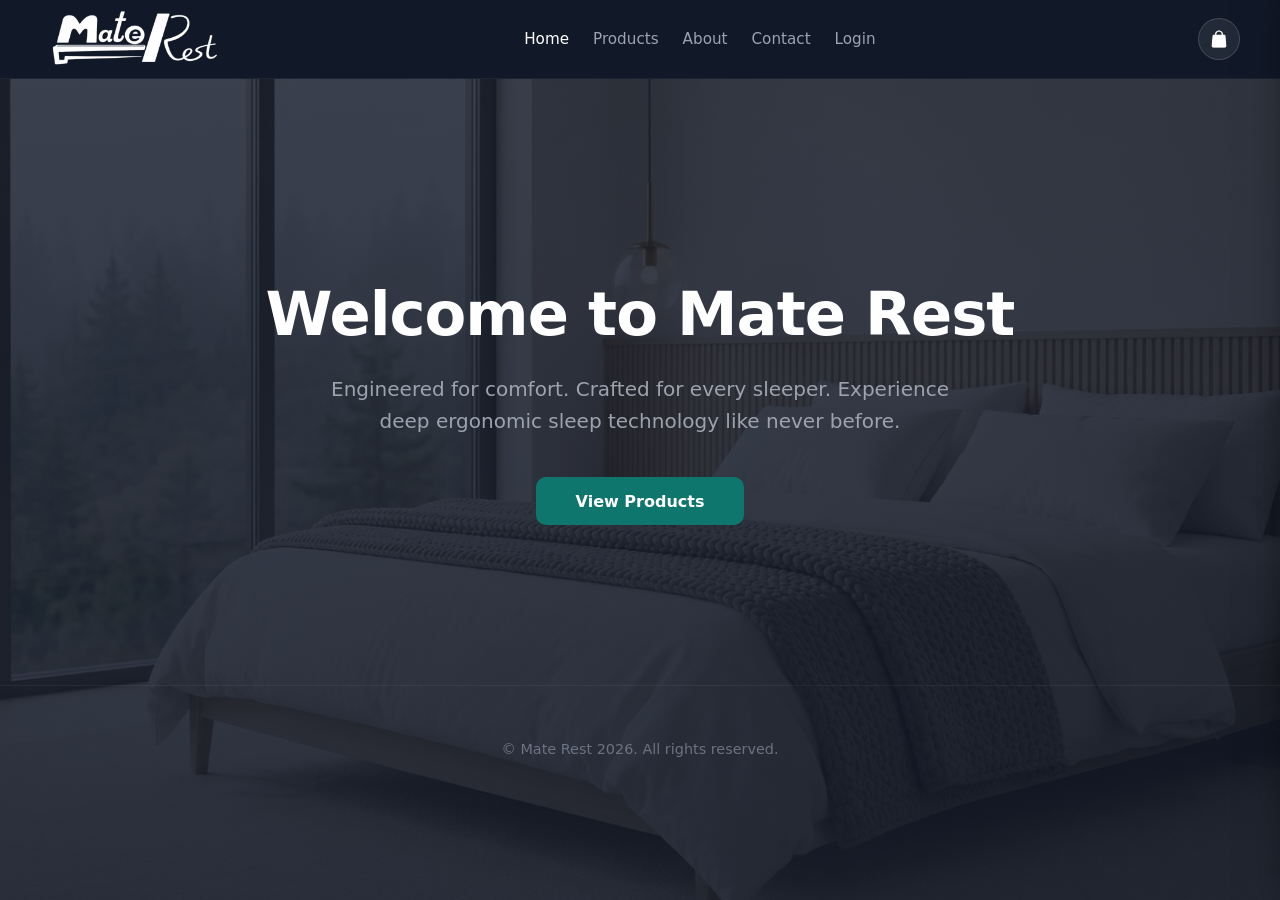
<file: index.html>
<!DOCTYPE html>
<html lang="en">
<head>
    <meta charset="UTF-8">
    <meta name="viewport" content="width=device-width, initial-scale=1.0">
    <title>Home | Mate Rest</title>
    <link rel="stylesheet" href="css/cart.css">
    <style>
        body {
            margin: 0;
            font-family: system-ui, -apple-system, sans-serif;
            background-image: linear-gradient(rgba(17, 24, 39, 0.82), rgba(17, 24, 39, 0.88)), url('assets/images/BG/Home/Home.jpg');
            background-attachment: fixed;
            background-size: cover;
            background-position: center;
            color: #ffffff;
        }
        .header {
            width: 100%;
            background: #111827; 
            padding: 0.3rem 2rem;
            box-sizing: border-box;
            border-bottom: 1px solid rgba(255, 255, 255, 0.05);
            position: sticky;
            top: 0;
            z-index: 100;
        }
        .navbar {
            max-width: 1200px;
            margin: 0 auto;
            display: flex;
            justify-content: space-between;
            align-items: center;
        }
        .brand-logo-link {
            display: flex;
            align-items: center;
            text-decoration: none;
        }
        .brand-logo-img {
            height: 68px;
            width: auto;
            object-fit: contain;
        }
        .nav-links {
            display: flex;
            align-items: center;
            list-style: none;
            gap: 1.5rem;
            margin: 0;
            padding: 0;
        }
        .nav-links li a {
            color: #9ca3af;
            text-decoration: none;
            font-size: 0.95rem;
            font-weight: 500;
        }
        .nav-links li a:hover, .nav-links li a.active {
            color: #ffffff;
        }



        .hero-section {
            max-width: 1200px;
            margin: 0 auto;
            padding: 10rem 2rem;
            text-align: center;
        }
        .hero-section h1 {
            font-size: 3.8rem;
            font-weight: 800;
            margin-bottom: 1.5rem;
            letter-spacing: -1px;
        }
        .hero-section p {
            font-size: 1.25rem;
            color: #9ca3af;
            max-width: 650px;
            margin: 0 auto 2.5rem;
            line-height: 1.6;
        }
        .cta-btn {
            background-color: #0f766e;
            color: white;
            padding: 0.9rem 2.5rem;
            border-radius: 10px;
            text-decoration: none;
            font-weight: 600;
            display: inline-block;
            transition: background-color 0.2s;
        }
        .cta-btn:hover {
            background-color: #14b8a6;
        }
        .footer {
            text-align: center;
            padding: 2.5rem;
            color: #6b7280;
            font-size: 0.9rem;
            border-top: 1px solid rgba(255, 255, 255, 0.05);
        }
    </style>
</head>
<body>
    <header class="header">
        <nav class="navbar">
            <a href="index.html" class="brand-logo-link">
                <img src="assets/images/Logo/Logo.png" alt="Mate Rest Logo" class="brand-logo-img">
            </a>
            <ul class="nav-links">
                <li><a href="index.html" class="active">Home</a></li>
                <li><a href="products.html">Products</a></li>
                <li><a href="about.html">About</a></li>
                <li><a href="contact.html">Contact</a></li>
                <li><a href="login.html">Login</a></li>
                <li>
                    <div class="cart-wrapper">
                        <a href="#" class="cart-icon-btn" id="cartBtn">
                            <img src="assets/icons/shopping-bag.png" alt="Cart" style="width:20px;height:20px;filter:brightness(0) invert(1);">
                        </a>
                        <span class="cart-badge" id="cartBadge">0</span>
                    </div>
                </li>
            </ul>
        </nav>
    </header>

    <div class="overlay" id="overlay"></div>
    <!-- HIGH-QUALITY CART SIDEBAR -->
    <div class="cart-sidebar" id="cartSidebar">
        <div class="cart-head">
            <h2>Your Shopping Cart</h2>
            <button class="cart-close" id="cartClose">&times;</button>
        </div>
        <div class="cart-body" id="cartBody">
            <div class="cart-empty">
                <span class="cart-empty-icon">🛒</span>
                Your cart is completely empty. Start adding some comfort styles to your bed!
            </div>
        </div>
        <div class="cart-foot">
            <div class="total-row">
                <span class="total-label">Subtotal Amount:</span>
                <span class="total-price" id="cartTotal">$0.00</span>
            </div>
            <button class="checkout-btn">
                <span>Secure Checkout</span> &rarr;
            </button>
        </div>
    </div>

    <main class="hero-section">
        <h1>Welcome to Mate Rest</h1>
        <p>Engineered for comfort. Crafted for every sleeper. Experience deep ergonomic sleep technology like never before.</p>
        <a href="products.html" class="cta-btn">View Products</a>
    </main>

    <footer class="footer">
        <p>&copy; Mate Rest 2026. All rights reserved.</p>
    </footer>

    <script src="js/script.js"></script>
</body>
</html>
</file>
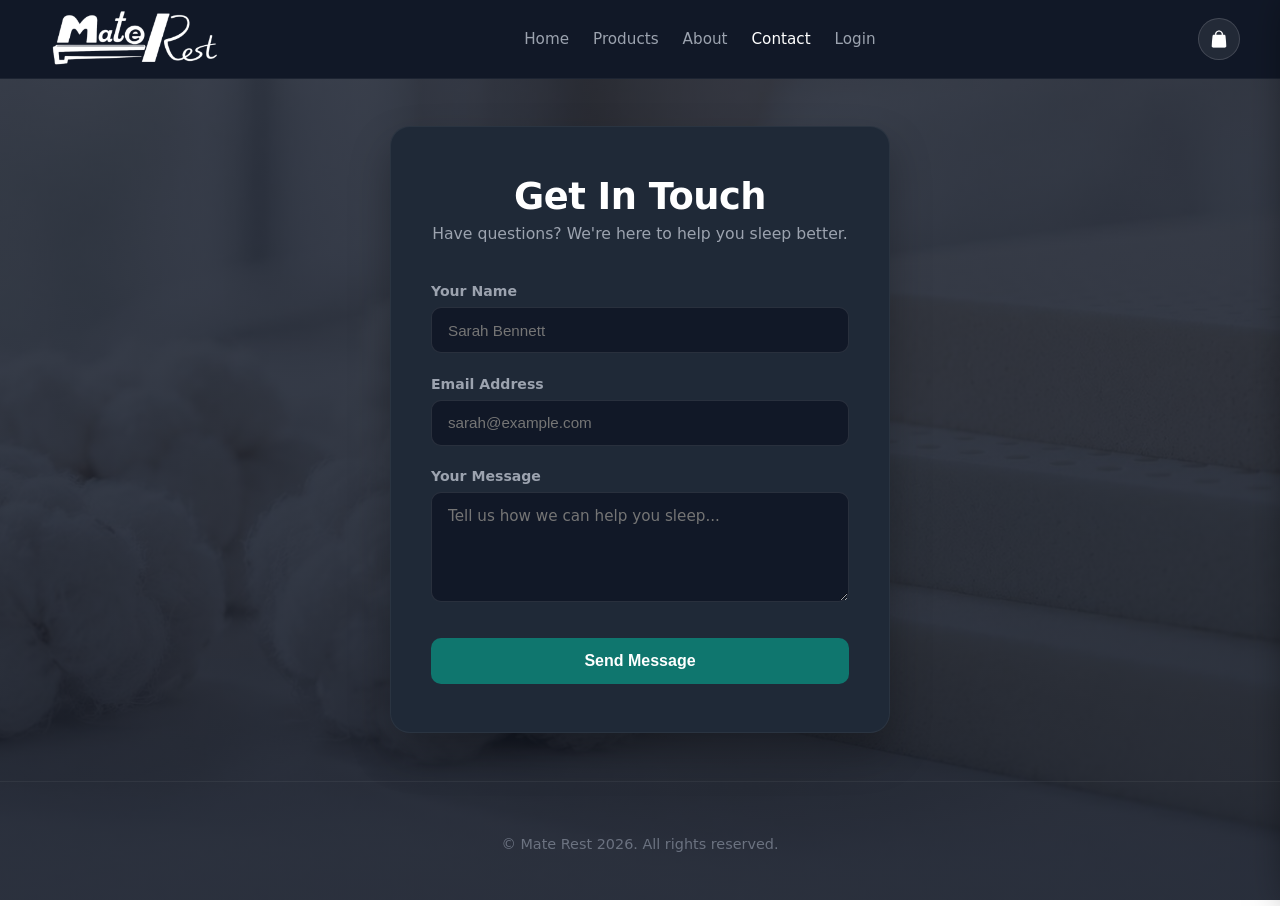
<file: contact.html>
<!DOCTYPE html>
<html lang="en">
<head>
    <meta charset="UTF-8">
    <meta name="viewport" content="width=device-width, initial-scale=1.0">
    <title>Contact Us | Mate Rest</title>
    <link rel="stylesheet" href="css/cart.css">
    <style>
        body {
            margin: 0;
            font-family: system-ui, -apple-system, sans-serif;
            background-image: linear-gradient(rgba(17, 24, 39, 0.82), rgba(17, 24, 39, 0.88)), url('assets/images/BG/Contacts/Contacts.jpg');
            background-attachment: fixed;
            background-size: cover;
            background-position: center;
            color: #ffffff;
        }
        .header {
            width: 100%;
            background: #111827; 
            padding: 0.3rem 2rem;
            box-sizing: border-box;
            border-bottom: 1px solid rgba(255, 255, 255, 0.05);
            position: sticky;
            top: 0;
            z-index: 100;
        }
        .navbar {
            max-width: 1200px;
            margin: 0 auto;
            display: flex;
            justify-content: space-between;
            align-items: center;
        }
        .brand-logo-link { display: flex; align-items: center; text-decoration: none; }
        .brand-logo-img { height: 68px; width: auto; object-fit: contain; }
        .nav-links { display: flex; align-items: center; list-style: none; gap: 1.5rem; margin: 0; padding: 0; }
        .nav-links li a { color: #9ca3af; text-decoration: none; font-size: 0.95rem; font-weight: 500; }
        .nav-links li a:hover, .nav-links li a.active { color: #ffffff; }



        .contact-wrapper { display: flex; justify-content: center; align-items: center; min-height: 78vh; padding: 2rem 1rem; }
        .contact-container { width: 100%; max-width: 500px; background: #1f2937; padding: 3rem 2.5rem; border-radius: 20px; box-shadow: 0 20px 40px rgba(0,0,0,0.25); border: 1px solid rgba(255, 255, 255, 0.05); text-align: center; }
        .contact-header h1 { font-size: 2.3rem; font-weight: 800; margin: 0 0 0.4rem 0; letter-spacing: -0.5px; }
        .contact-header p { color: #9ca3af; margin: 0 0 2.5rem 0; font-size: 0.98rem; }
        .form-group { margin-bottom: 1.4rem; display: flex; flex-direction: column; text-align: left; }
        .form-group label { font-size: 0.88rem; font-weight: 600; color: #9ca3af; margin-bottom: 0.5rem; }
        .form-control { width: 100%; padding: 0.85rem 1rem; font-size: 0.95rem; background-color: #111827; border: 1px solid rgba(255, 255, 255, 0.1); border-radius: 10px; color: #ffffff; box-sizing: border-box; transition: border-color 0.2s; }
        .form-control:focus { outline: none; border-color: #0f766e; }
        textarea.form-control { resize: vertical; min-height: 110px; font-family: inherit; }
        .submit-btn { width: 100%; background-color: #0f766e; color: #ffffff; border: none; border-radius: 10px; padding: 0.9rem; font-size: 1rem; font-weight: 600; cursor: pointer; margin-top: 0.8rem; transition: background-color 0.2s; }
        .submit-btn:hover { background-color: #14b8a6; }
        .footer { text-align: center; padding: 2.5rem; color: #6b7280; font-size: 0.9rem; border-top: 1px solid rgba(255, 255, 255, 0.05); }
    </style>
</head>
<body>
    <header class="header">
        <nav class="navbar">
            <a href="index.html" class="brand-logo-link">
                <img src="assets/images/Logo/Logo.png" alt="Mate Rest Logo" class="brand-logo-img">
            </a>
            <ul class="nav-links">
                <li><a href="index.html">Home</a></li>
                <li><a href="products.html">Products</a></li>
                <li><a href="about.html">About</a></li>
                <li><a href="contact.html" class="active">Contact</a></li>
                <li><a href="login.html">Login</a></li>
                <li>
                    <div class="cart-wrapper">
                        <a href="#" class="cart-icon-btn" id="cartBtn">
                            <img src="assets/icons/shopping-bag.png" alt="Cart" style="width:20px;height:20px;filter:brightness(0) invert(1);">
                        </a>
                        <span class="cart-badge" id="cartBadge">0</span>
                    </div>
                </li>
            </ul>
        </nav>
    </header>

    <div class="overlay" id="overlay"></div>
    <!-- HIGH-QUALITY CART SIDEBAR -->
    <div class="cart-sidebar" id="cartSidebar">
        <div class="cart-head">
            <h2>Your Shopping Cart</h2>
            <button class="cart-close" id="cartClose">&times;</button>
        </div>
        <div class="cart-body" id="cartBody">
            <div class="cart-empty">
                <span class="cart-empty-icon">🛒</span>
                Your cart is completely empty. Start adding some comfort styles to your bed!
            </div>
        </div>
        <div class="cart-foot">
            <div class="total-row">
                <span class="total-label">Subtotal Amount:</span>
                <span class="total-price" id="cartTotal">$0.00</span>
            </div>
            <button class="checkout-btn">
                <span>Secure Checkout</span> &rarr;
            </button>
        </div>
    </div>

    <main class="contact-wrapper">
        <div class="contact-container">
            <div class="contact-header">
                <h1>Get In Touch</h1>
                <p>Have questions? We're here to help you sleep better.</p>
            </div>

            <form action="#" method="POST" onsubmit="event.preventDefault();">
                <div class="form-group">
                    <label for="name">Your Name</label>
                    <input type="text" id="name" class="form-control" placeholder="Sarah Bennett" required>
                </div>
                <div class="form-group">
                    <label for="email">Email Address</label>
                    <input type="email" id="email" class="form-control" placeholder="sarah@example.com" required>
                </div>
                <div class="form-group">
                    <label for="message">Your Message</label>
                    <textarea id="message" class="form-control" placeholder="Tell us how we can help you sleep..." required></textarea>
                </div>
                <button type="submit" class="submit-btn">Send Message</button>
            </form>
        </div>
    </main>

    <footer class="footer">
        <p>&copy; Mate Rest 2026. All rights reserved.</p>
    </footer>

    <script src="js/script.js"></script>
    <script>
        document.addEventListener('DOMContentLoaded', () => {
            const nameInput = document.getElementById('name');
            if (nameInput) {
                // Restrict input to letters, spaces, hyphens, and apostrophes only
                nameInput.addEventListener('input', function() {
                    this.value = this.value.replace(/[^A-Za-z\s'\-]/g, '');
                });

                // Capitalize the first letter of each word when the user finishes filling the field (blur)
                nameInput.addEventListener('blur', function() {
                    this.value = this.value.replace(/\b[a-z]/g, function(letter) {
                        return letter.toUpperCase();
                    });
                });
            }
        });
    </script>
</body>
</html>
</file>
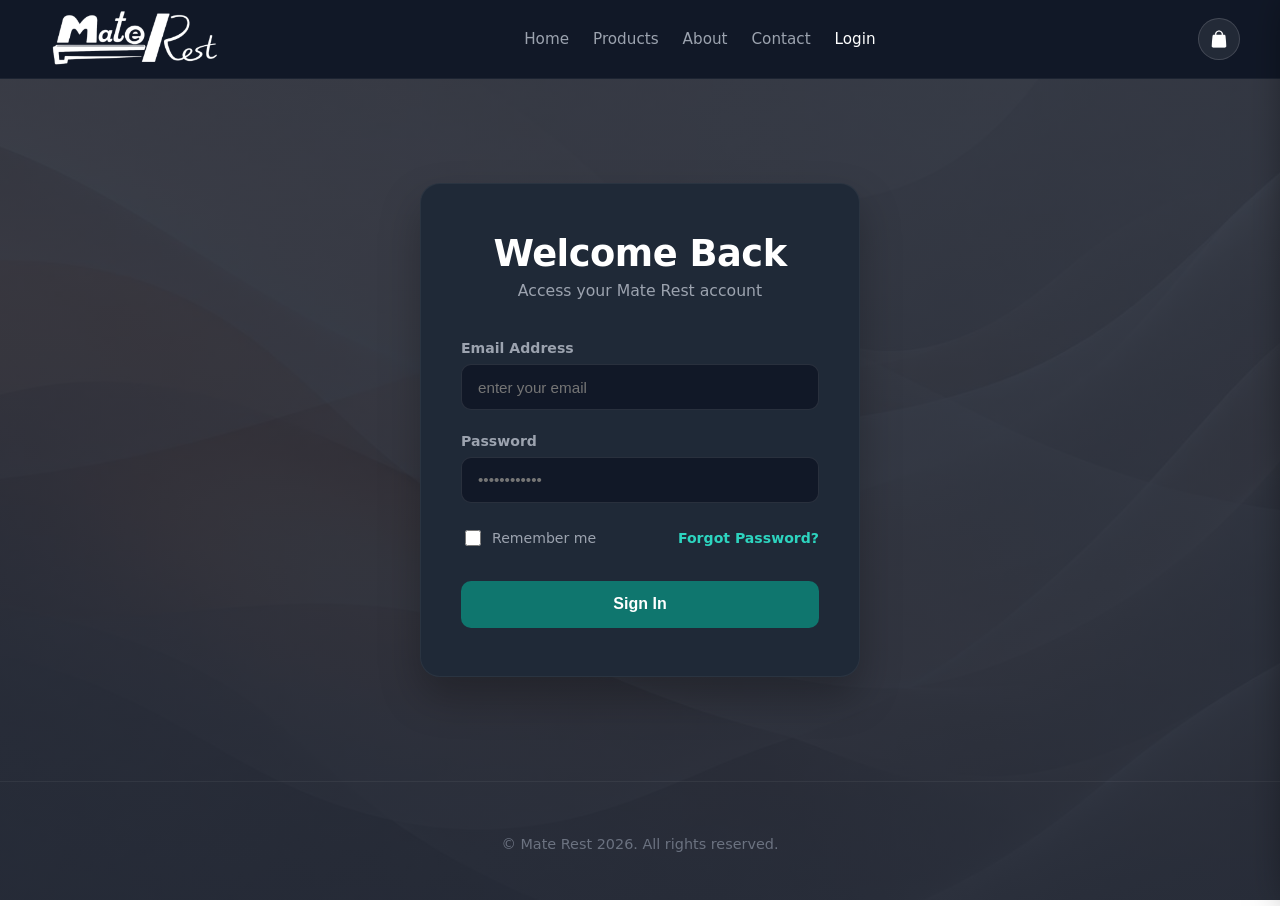
<file: login.html>
<!DOCTYPE html>
<html lang="en">
<head>
    <meta charset="UTF-8">
    <meta name="viewport" content="width=device-width, initial-scale=1.0">
    <title>Login | Mate Rest</title>
    <link rel="stylesheet" href="css/cart.css">
    <style>
        body {
            margin: 0;
            font-family: system-ui, -apple-system, sans-serif;
            background-image: linear-gradient(rgba(17, 24, 39, 0.82), rgba(17, 24, 39, 0.88)), url('assets/images/BG/Login/Login.jpg');
            background-attachment: fixed;
            background-size: cover;
            background-position: center;
            color: #ffffff;
        }
        .header {
            width: 100%;
            background: #111827; 
            padding: 0.3rem 2rem;
            box-sizing: border-box;
            border-bottom: 1px solid rgba(255, 255, 255, 0.05);
            position: sticky;
            top: 0;
            z-index: 100;
        }
        .navbar {
            max-width: 1200px;
            margin: 0 auto;
            display: flex;
            justify-content: space-between;
            align-items: center;
        }
        .brand-logo-link { display: flex; align-items: center; text-decoration: none; }
        .brand-logo-img { height: 68px; width: auto; object-fit: contain; }
        .nav-links { display: flex; align-items: center; list-style: none; gap: 1.5rem; margin: 0; padding: 0; }
        .nav-links li a { color: #9ca3af; text-decoration: none; font-size: 0.95rem; font-weight: 500; }
        .nav-links li a:hover, .nav-links li a.active { color: #ffffff; }



        .login-wrapper { display: flex; justify-content: center; align-items: center; min-height: 78vh; padding: 2rem 1rem; }
        .login-container { width: 100%; max-width: 440px; background: #1f2937; padding: 3rem 2.5rem; border-radius: 20px; box-shadow: 0 20px 40px rgba(0,0,0,0.25); border: 1px solid rgba(255, 255, 255, 0.05); text-align: center; }
        .login-header h1 { font-size: 2.3rem; font-weight: 800; margin: 0 0 0.4rem 0; letter-spacing: -0.5px; }
        .login-header p { color: #9ca3af; margin: 0 0 2.5rem 0; font-size: 0.98rem; }
        .form-group { margin-bottom: 1.4rem; display: flex; flex-direction: column; text-align: left; }
        .form-group label { font-size: 0.88rem; font-weight: 600; color: #9ca3af; margin-bottom: 0.5rem; }
        .form-control { width: 100%; padding: 0.85rem 1rem; font-size: 0.95rem; background-color: #111827; border: 1px solid rgba(255, 255, 255, 0.1); border-radius: 10px; color: #ffffff; box-sizing: border-box; transition: border-color 0.2s; }
        .form-control:focus { outline: none; border-color: #0f766e; }
        
        .form-options { display: flex; justify-content: space-between; align-items: center; margin: 1.5rem 0 2rem; font-size: 0.88rem; }
        .remember-me { display: flex; align-items: center; gap: 0.5rem; color: #9ca3af; cursor: pointer; }
        .remember-me input { width: 16px; height: 16px; accent-color: #0f766e; cursor: pointer; }
        .forgot-link { color: #2dd4bf; text-decoration: none; font-weight: 600; }
        .forgot-link:hover { text-decoration: underline; }

        .login-btn { width: 100%; background-color: #0f766e; color: #ffffff; border: none; border-radius: 10px; padding: 0.9rem; font-size: 1rem; font-weight: 600; cursor: pointer; transition: background-color 0.2s; }
        .login-btn:hover { background-color: #14b8a6; }
        .footer { text-align: center; padding: 2.5rem; color: #6b7280; font-size: 0.9rem; border-top: 1px solid rgba(255, 255, 255, 0.05); }
    </style>
</head>
<body>
    <header class="header">
        <nav class="navbar">
            <a href="index.html" class="brand-logo-link">
                <img src="assets/images/Logo/Logo.png" alt="Mate Rest Logo" class="brand-logo-img">
            </a>
            <ul class="nav-links">
                <li><a href="index.html">Home</a></li>
                <li><a href="products.html">Products</a></li>
                <li><a href="about.html">About</a></li>
                <li><a href="contact.html">Contact</a></li>
                <li><a href="login.html" class="active">Login</a></li>
                <li>
                    <div class="cart-wrapper">
                        <a href="#" class="cart-icon-btn" id="cartBtn">
                            <img src="assets/icons/shopping-bag.png" alt="Cart" style="width:20px;height:20px;filter:brightness(0) invert(1);">
                        </a>
                        <span class="cart-badge" id="cartBadge">0</span>
                    </div>
                </li>
            </ul>
        </nav>
    </header>

    <div class="overlay" id="overlay"></div>
    <!-- HIGH-QUALITY CART SIDEBAR -->
    <div class="cart-sidebar" id="cartSidebar">
        <div class="cart-head">
            <h2>Your Shopping Cart</h2>
            <button class="cart-close" id="cartClose">&times;</button>
        </div>
        <div class="cart-body" id="cartBody">
            <div class="cart-empty">
                <span class="cart-empty-icon">🛒</span>
                Your cart is completely empty. Start adding some comfort styles to your bed!
            </div>
        </div>
        <div class="cart-foot">
            <div class="total-row">
                <span class="total-label">Subtotal Amount:</span>
                <span class="total-price" id="cartTotal">$0.00</span>
            </div>
            <button class="checkout-btn">
                <span>Secure Checkout</span> &rarr;
            </button>
        </div>
    </div>

    <main class="login-wrapper">
        <div class="login-container">
            <div class="login-header">
                <h1>Welcome Back</h1>
                <p>Access your Mate Rest account</p>
            </div>

            <form action="#" method="POST" onsubmit="event.preventDefault();">
                <div class="form-group">
                    <label for="email">Email Address</label>
                    <input type="email" id="email" class="form-control" placeholder="enter your email" required>
                </div>
                <div class="form-group">
                    <label for="password">Password</label>
                    <input type="password" id="password" class="form-control" placeholder="••••••••••••" required>
                </div>

                <div class="form-options">
                    <label class="remember-me">
                        <input type="checkbox" id="remember">
                        <span>Remember me</span>
                    </label>
                    <a href="#" class="forgot-link">Forgot Password?</a>
                </div>

                <button type="submit" class="login-btn">Sign In</button>
            </form>
        </div>
    </main>

    <footer class="footer">
        <p>&copy; Mate Rest 2026. All rights reserved.</p>
    </footer>

    <script src="js/script.js"></script>
</body>
</html>
</file>
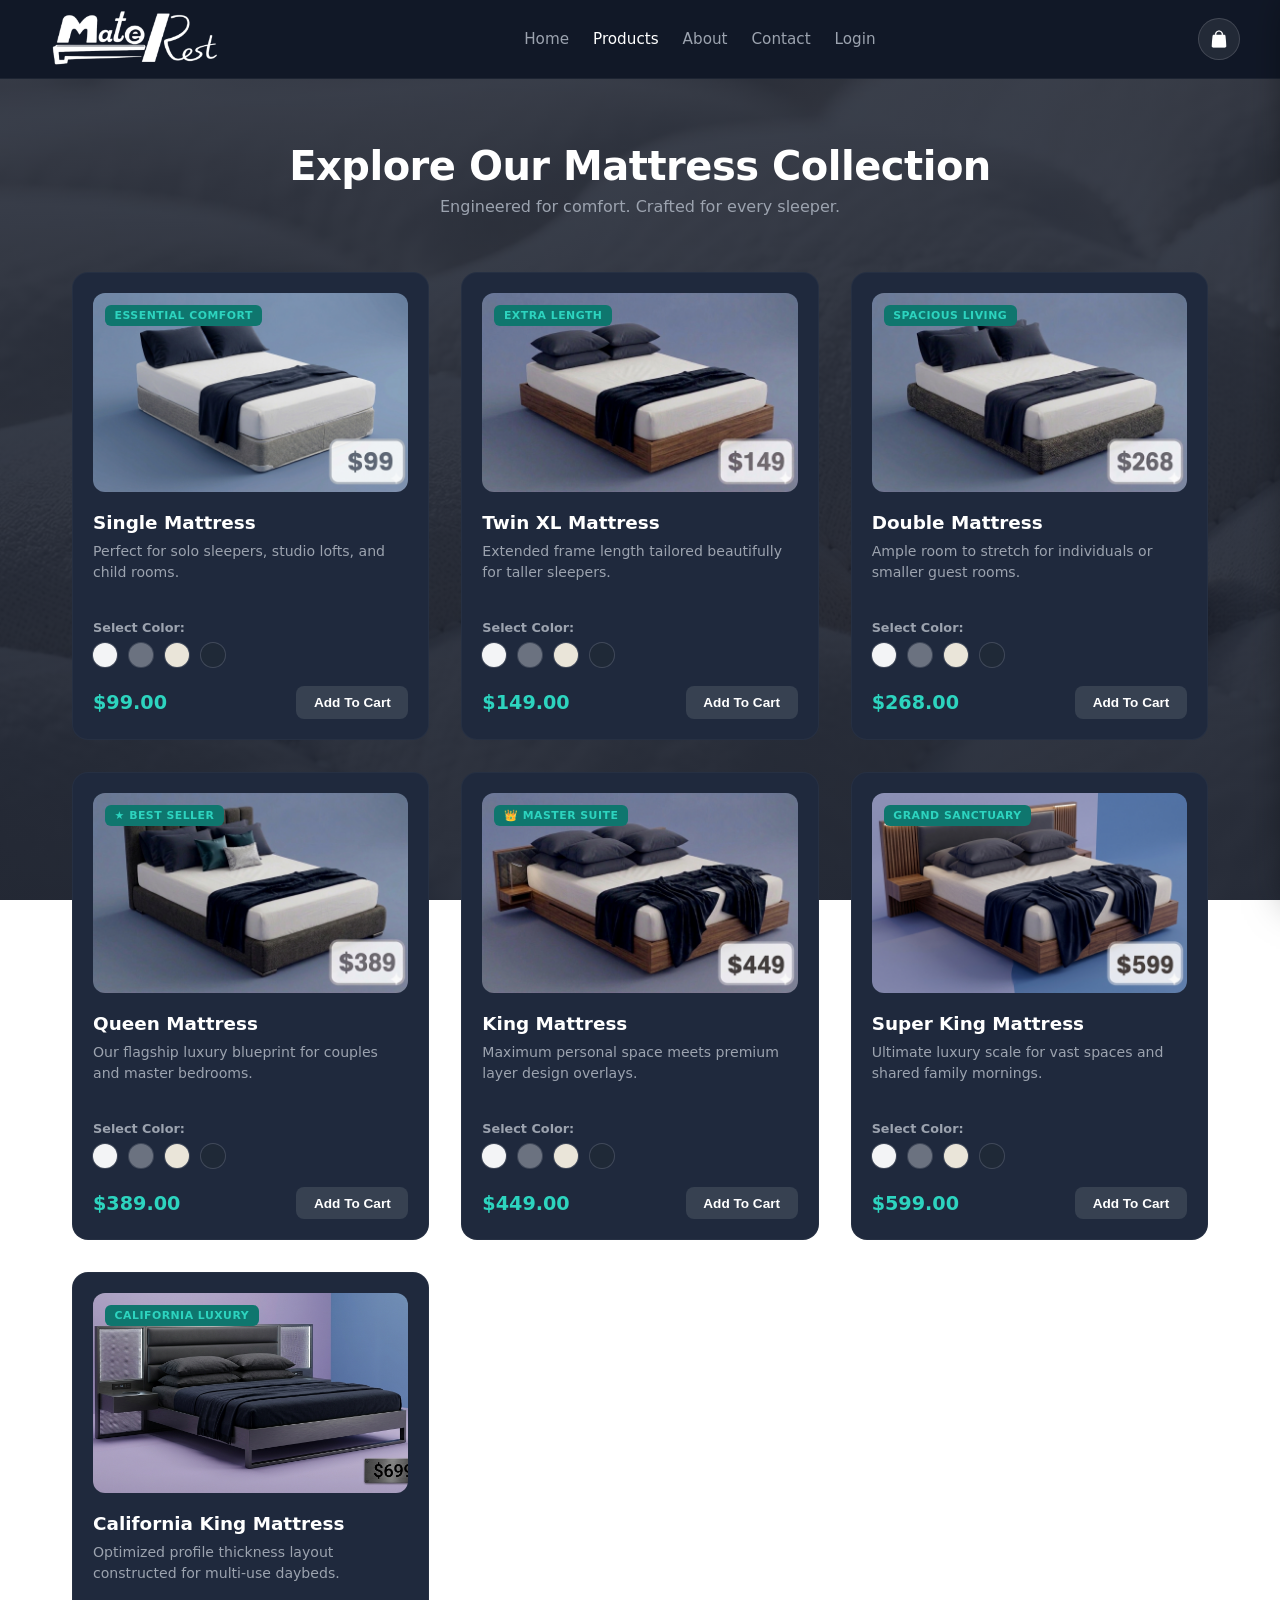
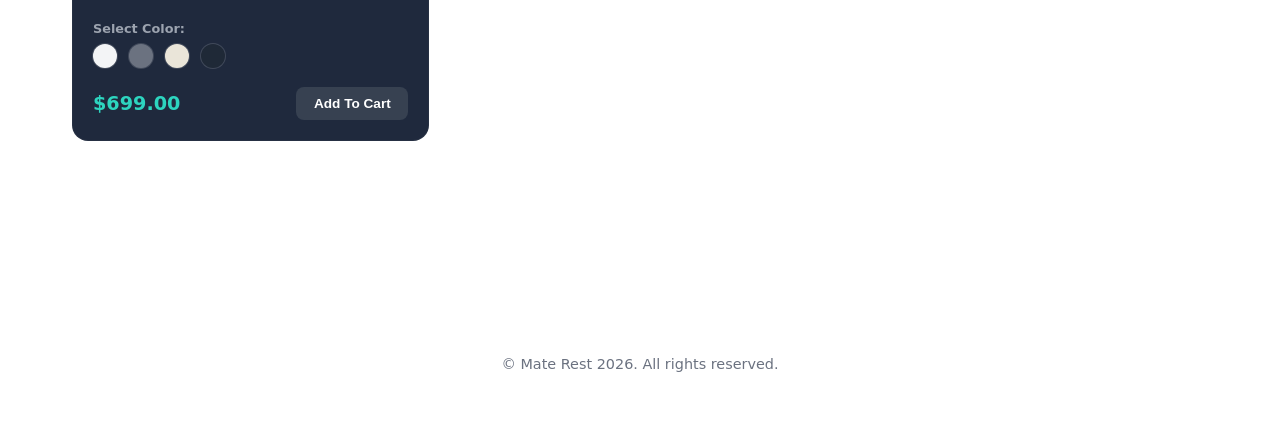
<file: products.html>
<!DOCTYPE html>
<html lang="en">
<head>
    <meta charset="UTF-8">
    <meta name="viewport" content="width=device-width, initial-scale=1.0">
    <title>Explore Our Mattress Collection | Mate Rest</title>
    <link rel="stylesheet" href="css/cart.css">
    <style>
        body {
            margin: 0;
            font-family: system-ui, -apple-system, sans-serif;
            background-image: linear-gradient(rgba(17, 24, 39, 0.82), rgba(17, 24, 39, 0.88)), url('assets/images/BG/Products/products.jpg');
            background-attachment: fixed;
            background-size: cover;
            background-position: center;
            color: #ffffff;
        }
        .header {
            width: 100%;
            background: #111827; 
            padding: 0.3rem 2rem;
            box-sizing: border-box;
            border-bottom: 1px solid rgba(255, 255, 255, 0.05);
            position: sticky;
            top: 0;
            z-index: 100;
        }
        .navbar {
            max-width: 1200px;
            margin: 0 auto;
            display: flex;
            justify-content: space-between;
            align-items: center;
        }
        .brand-logo-link { display: flex; align-items: center; text-decoration: none; }
        .brand-logo-img { height: 68px; width: auto; object-fit: contain; }
        .nav-links { display: flex; align-items: center; list-style: none; gap: 1.5rem; margin: 0; padding: 0; }
        .nav-links li a { color: #9ca3af; text-decoration: none; font-size: 0.95rem; font-weight: 500; }
        .nav-links li a:hover, .nav-links li a.active { color: #ffffff; }



        /* PRODUCT TILES MAIN GRID STYLING */
        .main-container { max-width: 1200px; margin: 0 auto; padding: 4rem 2rem 6rem; }
        .page-title-section { text-align: center; margin-bottom: 3.5rem; }
        .page-title-section h1 { font-size: 2.5rem; font-weight: 800; margin: 0 0 0.5rem 0; letter-spacing: -0.5px; }
        .page-title-section p { color: #9ca3af; font-size: 1rem; margin: 0; }

        .products-grid { display: grid; grid-template-columns: repeat(3, 1fr); gap: 2rem; }
        @media (max-width: 1024px) { .products-grid { grid-template-columns: repeat(2, 1fr); } }
        @media (max-width: 640px) { .products-grid { grid-template-columns: 1fr; } }

        .product-card { background-color: #1f293d; border-radius: 16px; padding: 1.25rem; display: flex; flex-direction: column; position: relative; border: 1px solid rgba(255, 255, 255, 0.03); }
        .image-container { width: 100%; border-radius: 12px; overflow: hidden; position: relative; aspect-ratio: 1.58 / 1; background-color: #2e3748; }
        .product-image { width: 100%; height: 100%; object-fit: cover; }

        .tag-badge { position: absolute; top: 12px; left: 12px; background-color: #0f766e; color: #2dd4bf; font-size: 0.68rem; font-weight: 700; text-transform: uppercase; padding: 0.25rem 0.6rem; border-radius: 6px; letter-spacing: 0.5px; }
        .price-badge { position: absolute; bottom: 12px; right: 12px; background-color: rgba(255, 255, 255, 0.9); color: #111827; font-size: 1.3rem; font-weight: 800; padding: 0.2rem 0.75rem; border-radius: 8px; }

        .product-info { margin-top: 1.25rem; display: flex; flex-direction: column; flex-grow: 1; }
        .product-title { font-size: 1.15rem; font-weight: 700; margin: 0 0 0.5rem 0; color: #ffffff; }
        .product-description { font-size: 0.88rem; color: #9ca3af; line-height: 1.5; margin: 0 0 1.5rem 0; flex-grow: 1; }

        .card-action-row { display: flex; justify-content: space-between; align-items: center; margin-top: auto; }
        .teal-price-text { color: #2dd4bf; font-size: 1.2rem; font-weight: 700; }
        .add-cart-btn { background-color: #374151; color: #ffffff; border: none; padding: 0.55rem 1.1rem; font-size: 0.85rem; font-weight: 600; border-radius: 8px; cursor: pointer; transition: all 0.2s; }
        .add-cart-btn:hover { background-color: #4b5563; }

        .footer { text-align: center; padding: 2.5rem; color: #6b7280; font-size: 0.9rem; border-top: 1px solid rgba(255, 255, 255, 0.05); margin-top: 4rem; }
    </style>
</head>
<body>
    <header class="header">
        <nav class="navbar">
            <a href="index.html" class="brand-logo-link">
                <img src="assets/images/Logo/Logo.png" alt="Mate Rest Logo" class="brand-logo-img">
            </a>
            <ul class="nav-links">
                <li><a href="index.html">Home</a></li>
                <li><a href="products.html" class="active">Products</a></li>
                <li><a href="about.html">About</a></li>
                <li><a href="contact.html">Contact</a></li>
                <li><a href="login.html">Login</a></li>
                <li>
                    <div class="cart-wrapper">
                        <a href="#" class="cart-icon-btn" id="cartBtn">
                            <img src="assets/icons/shopping-bag.png" alt="Cart" style="width:20px;height:20px;filter:brightness(0) invert(1);">
                        </a>
                        <span class="cart-badge" id="cartBadge">0</span>
                    </div>
                </li>
            </ul>
        </nav>
    </header>

    <div class="overlay" id="overlay"></div>
    
    <!-- HIGH-QUALITY CART SIDEBAR -->
    <div class="cart-sidebar" id="cartSidebar">
        <div class="cart-head">
            <h2>Your Shopping Cart</h2>
            <button class="cart-close" id="cartClose">&times;</button>
        </div>
        <div class="cart-body" id="cartBody">
            <div class="cart-empty">
                <span class="cart-empty-icon">🛒</span>
                Your cart is completely empty. Start adding some comfort styles to your bed!
            </div>
        </div>
        <div class="cart-foot">
            <div class="total-row">
                <span class="total-label">Subtotal Amount:</span>
                <span class="total-price" id="cartTotal">$0.00</span>
            </div>
            <button class="checkout-btn">
                <span>Secure Checkout</span> &rarr;
            </button>
        </div>
    </div>

    <main class="main-container">
        <div class="page-title-section">
            <h1>Explore Our Mattress Collection</h1>
            <p>Engineered for comfort. Crafted for every sleeper.</p>
        </div>

        <div class="products-grid">
            <!-- Product 1 -->
            <div class="product-card">
                <div class="image-container">
                    <span class="tag-badge">Essential Comfort</span>
                    <img src="assets/images/Beds/Single Mattress.png" class="product-image" alt="Single Mattress" onerror="this.src='https://images.unsplash.com/photo-1631049307264-da0ec9d70304?q=80&w=600&auto=format&fit=crop'">
                    
                </div>
                <div class="product-info">
                    <h2 class="product-title">Single Mattress</h2>
                    <p class="product-description">Perfect for solo sleepers, studio lofts, and child rooms.</p>
                    <div class="color-selection-row">
                        <span class="color-label">Select Color:</span>
                        <div class="color-swatches">
                            <span class="color-swatch swatch-white" data-color="Classic Alabaster" title="Classic Alabaster" onclick="selectSwatch(this)"></span>
                            <span class="color-swatch swatch-grey" data-color="Slate Mist" title="Slate Mist" onclick="selectSwatch(this)"></span>
                            <span class="color-swatch swatch-cream" data-color="Ivory Cashmere" title="Ivory Cashmere" onclick="selectSwatch(this)"></span>
                            <span class="color-swatch swatch-charcoal" data-color="Charcoal Obsidian" title="Charcoal Obsidian" onclick="selectSwatch(this)"></span>
                        </div>
                    </div>
                    <div class="card-action-row">
                        <span class="teal-price-text">$99.00</span>
                        <button class="add-cart-btn" onclick="handleAddToCart('Single Mattress', 99.00, this)">Add To Cart</button>
                    </div>
                </div>
            </div>

            <!-- Product 2 -->
            <div class="product-card">
                <div class="image-container">
                    <span class="tag-badge">Extra Length</span>
                    <img src="assets/images/Beds/Twin XL Mattress.png" class="product-image" alt="Twin XL Mattress" onerror="this.src='https://images.unsplash.com/photo-1505693416388-ac5ce068fe85?q=80&w=600&auto=format&fit=crop'">
                    
                </div>
                <div class="product-info">
                    <h2 class="product-title">Twin XL Mattress</h2>
                    <p class="product-description">Extended frame length tailored beautifully for taller sleepers.</p>
                    <div class="color-selection-row">
                        <span class="color-label">Select Color:</span>
                        <div class="color-swatches">
                            <span class="color-swatch swatch-white" data-color="Classic Alabaster" title="Classic Alabaster" onclick="selectSwatch(this)"></span>
                            <span class="color-swatch swatch-grey" data-color="Slate Mist" title="Slate Mist" onclick="selectSwatch(this)"></span>
                            <span class="color-swatch swatch-cream" data-color="Ivory Cashmere" title="Ivory Cashmere" onclick="selectSwatch(this)"></span>
                            <span class="color-swatch swatch-charcoal" data-color="Charcoal Obsidian" title="Charcoal Obsidian" onclick="selectSwatch(this)"></span>
                        </div>
                    </div>
                    <div class="card-action-row">
                        <span class="teal-price-text">$149.00</span>
                        <button class="add-cart-btn" onclick="handleAddToCart('Twin XL Mattress', 149.00, this)">Add To Cart</button>
                    </div>
                </div>
            </div>

            <!-- Product 3 -->
            <div class="product-card">
                <div class="image-container">
                    <span class="tag-badge">Spacious Living</span>
                    <img src="assets/images/Beds/Double Mattress.png" class="product-image" alt="Double Mattress" onerror="this.src='https://images.unsplash.com/photo-1540518614846-7eded433c457?q=80&w=600&auto=format&fit=crop'">
                   
                </div>
                <div class="product-info">
                    <h2 class="product-title">Double Mattress</h2>
                    <p class="product-description">Ample room to stretch for individuals or smaller guest rooms.</p>
                    <div class="color-selection-row">
                        <span class="color-label">Select Color:</span>
                        <div class="color-swatches">
                            <span class="color-swatch swatch-white" data-color="Classic Alabaster" title="Classic Alabaster" onclick="selectSwatch(this)"></span>
                            <span class="color-swatch swatch-grey" data-color="Slate Mist" title="Slate Mist" onclick="selectSwatch(this)"></span>
                            <span class="color-swatch swatch-cream" data-color="Ivory Cashmere" title="Ivory Cashmere" onclick="selectSwatch(this)"></span>
                            <span class="color-swatch swatch-charcoal" data-color="Charcoal Obsidian" title="Charcoal Obsidian" onclick="selectSwatch(this)"></span>
                        </div>
                    </div>
                    <div class="card-action-row">
                        <span class="teal-price-text">$268.00</span>
                        <button class="add-cart-btn" onclick="handleAddToCart('Double Mattress', 268.00, this)">Add To Cart</button>
                    </div>
                </div>
            </div>

            <!-- Product 4 -->
            <div class="product-card">
                <div class="image-container">
                    <span class="tag-badge">★ Best Seller</span>
                    <img src="assets/images/Beds/Queen Mattress.png" class="product-image" alt="Queen Mattress" onerror="this.src='https://images.unsplash.com/photo-1583847268964-b28dc8f51f92?q=80&w=600&auto=format&fit=crop'">
                    
                </div>
                <div class="product-info">
                    <h2 class="product-title">Queen Mattress</h2>
                    <p class="product-description">Our flagship luxury blueprint for couples and master bedrooms.</p>
                    <div class="color-selection-row">
                        <span class="color-label">Select Color:</span>
                        <div class="color-swatches">
                            <span class="color-swatch swatch-white" data-color="Classic Alabaster" title="Classic Alabaster" onclick="selectSwatch(this)"></span>
                            <span class="color-swatch swatch-grey" data-color="Slate Mist" title="Slate Mist" onclick="selectSwatch(this)"></span>
                            <span class="color-swatch swatch-cream" data-color="Ivory Cashmere" title="Ivory Cashmere" onclick="selectSwatch(this)"></span>
                            <span class="color-swatch swatch-charcoal" data-color="Charcoal Obsidian" title="Charcoal Obsidian" onclick="selectSwatch(this)"></span>
                        </div>
                    </div>
                    <div class="card-action-row">
                        <span class="teal-price-text">$389.00</span>
                        <button class="add-cart-btn" onclick="handleAddToCart('Queen Mattress', 389.00, this)">Add To Cart</button>
                    </div>
                </div>
            </div>

            <!-- Product 5 -->
            <div class="product-card">
                <div class="image-container">
                    <span class="tag-badge">👑 Master Suite</span>
                    <img src="assets/images/Beds/King Mattress.png" class="product-image" alt="King Mattress" onerror="this.src='https://images.unsplash.com/photo-1616594039964-ae9021a400a0?q=80&w=600&auto=format&fit=crop'">
                    
                </div>
                <div class="product-info">
                    <h2 class="product-title">King Mattress</h2>
                    <p class="product-description">Maximum personal space meets premium layer design overlays.</p>
                    <div class="color-selection-row">
                        <span class="color-label">Select Color:</span>
                        <div class="color-swatches">
                            <span class="color-swatch swatch-white" data-color="Classic Alabaster" title="Classic Alabaster" onclick="selectSwatch(this)"></span>
                            <span class="color-swatch swatch-grey" data-color="Slate Mist" title="Slate Mist" onclick="selectSwatch(this)"></span>
                            <span class="color-swatch swatch-cream" data-color="Ivory Cashmere" title="Ivory Cashmere" onclick="selectSwatch(this)"></span>
                            <span class="color-swatch swatch-charcoal" data-color="Charcoal Obsidian" title="Charcoal Obsidian" onclick="selectSwatch(this)"></span>
                        </div>
                    </div>
                    <div class="card-action-row">
                        <span class="teal-price-text">$449.00</span>
                        <button class="add-cart-btn" onclick="handleAddToCart('King Mattress', 449.00, this)">Add To Cart</button>
                    </div>
                </div>
            </div>

            <!-- Product 6 -->
            <div class="product-card">
                <div class="image-container">
                    <span class="tag-badge">Grand Sanctuary</span>
                    <img src="assets/images/Beds/Super King Mattress.png" class="product-image" alt="Super King Mattress" onerror="this.src='https://images.unsplash.com/photo-1522771739844-6a9f6d5f14af?q=80&w=600&auto=format&fit=crop'">
                </div>
                <div class="product-info">
                    <h2 class="product-title">Super King Mattress</h2>
                    <p class="product-description">Ultimate luxury scale for vast spaces and shared family mornings.</p>
                    <div class="color-selection-row">
                        <span class="color-label">Select Color:</span>
                        <div class="color-swatches">
                            <span class="color-swatch swatch-white" data-color="Classic Alabaster" title="Classic Alabaster" onclick="selectSwatch(this)"></span>
                            <span class="color-swatch swatch-grey" data-color="Slate Mist" title="Slate Mist" onclick="selectSwatch(this)"></span>
                            <span class="color-swatch swatch-cream" data-color="Ivory Cashmere" title="Ivory Cashmere" onclick="selectSwatch(this)"></span>
                            <span class="color-swatch swatch-charcoal" data-color="Charcoal Obsidian" title="Charcoal Obsidian" onclick="selectSwatch(this)"></span>
                        </div>
                    </div>
                    <div class="card-action-row">
                        <span class="teal-price-text">$599.00</span>
                        <button class="add-cart-btn" onclick="handleAddToCart('Super King Mattress', 599.00, this)">Add To Cart</button>
                    </div>
                </div>
            </div>

            <!-- Product 7 -->
            <div class="product-card">
                <div class="image-container">
                    <span class="tag-badge">California Luxury</span>
                    <img src="assets/images/Beds/California King Mattress.png" class="product-image" alt="California King Mattress" onerror="this.src='https://images.unsplash.com/photo-1544816155-12df9643f363?q=80&w=600&auto=format&fit=crop'">
                </div>
                <div class="product-info">
                    <h2 class="product-title">California King Mattress</h2>
                    <p class="product-description">Optimized profile thickness layout constructed for multi-use daybeds.</p>
                    <div class="color-selection-row">
                        <span class="color-label">Select Color:</span>
                        <div class="color-swatches">
                            <span class="color-swatch swatch-white" data-color="Classic Alabaster" title="Classic Alabaster" onclick="selectSwatch(this)"></span>
                            <span class="color-swatch swatch-grey" data-color="Slate Mist" title="Slate Mist" onclick="selectSwatch(this)"></span>
                            <span class="color-swatch swatch-cream" data-color="Ivory Cashmere" title="Ivory Cashmere" onclick="selectSwatch(this)"></span>
                            <span class="color-swatch swatch-charcoal" data-color="Charcoal Obsidian" title="Charcoal Obsidian" onclick="selectSwatch(this)"></span>
                        </div>
                    </div>
                    <div class="card-action-row">
                        <span class="teal-price-text">$699.00</span>
                        <button class="add-cart-btn" onclick="handleAddToCart('California King Mattress', 699.00, this)">Add To Cart</button>
                    </div>
                </div>
            </div>
        </div>
    </main>

    <footer class="footer">
        <p>&copy; Mate Rest 2026. All rights reserved.</p>
    </footer>

    <!-- Back to Top Button -->
    <button class="back-to-top" id="backToTop" aria-label="Back to top">
        <svg fill="none" stroke="currentColor" stroke-width="2.5" viewBox="0 0 24 24">
            <polyline points="18 15 12 9 6 15"></polyline>
        </svg>
    </button>

    <script src="js/script.js"></script>
</body>
</html>
</file>
<file: css/cart.css>
/* PREMIUM SHOPPING CART SIDEBAR STYLING */
.cart-wrapper { 
    position: relative; 
}

.cart-icon-btn {
    display: inline-flex; 
    align-items: center; 
    justify-content: center; 
    width: 42px; 
    height: 42px;
    border-radius: 50%; 
    background: rgba(255, 255, 255, 0.08); 
    border: 1px solid rgba(255, 255, 255, 0.15); 
    cursor: pointer;
    text-decoration: none; 
    transition: background-color 0.2s;
}

.cart-icon-btn:hover { 
    background: #0f766e; 
}

.cart-badge {
    display: none; 
    position: absolute; 
    top: -5px; 
    right: -5px; 
    background: #ef4444; 
    color: #fff; 
    font-size: 0.68rem; 
    font-weight: 800;
    border-radius: 50%; 
    width: 20px; 
    height: 20px; 
    align-items: center; 
    justify-content: center; 
    border: 2px solid #111827;
}

.cart-badge.visible { 
    display: flex; 
}

.overlay { 
    display: none; 
    position: fixed; 
    inset: 0; 
    background: rgba(0, 0, 0, 0.65); 
    z-index: 200; 
    backdrop-filter: blur(4px); 
}

.overlay.open { 
    display: block; 
}

.cart-sidebar {
    position: fixed; 
    top: 0; 
    right: -440px; 
    width: 420px; 
    height: 100vh; 
    background: #1f293d; 
    z-index: 300; 
    transition: right 0.3s cubic-bezier(0.16, 1, 0.3, 1);
    display: flex; 
    flex-direction: column; 
    box-shadow: -10px 0 40px rgba(0,0,0,0.5);
}

@media (max-width: 480px) { 
    .cart-sidebar { 
        width: 100%; 
        right: -100%; 
    } 
}

.cart-sidebar.open { 
    right: 0; 
}

.cart-head { 
    display: flex; 
    justify-content: space-between; 
    align-items: center; 
    padding: 1.5rem; 
    border-bottom: 1px solid rgba(255, 255, 255, 0.08); 
}

.cart-head h2 { 
    font-size: 1.25rem; 
    font-weight: 700; 
    margin: 0; 
    display: flex; 
    align-items: center; 
    gap: 0.5rem; 
}

.cart-close { 
    background: rgba(255,255,255,0.05); 
    border: none; 
    color: #9ca3af; 
    font-size: 1.5rem; 
    width: 36px; 
    height: 36px; 
    display: flex; 
    align-items: center; 
    justify-content: center; 
    border-radius: 50%; 
    cursor: pointer; 
    transition: all 0.2s; 
}

.cart-close:hover { 
    color: #fff; 
    background: rgba(255,255,255,0.15); 
    transform: rotate(90deg); 
}

.cart-body { 
    flex: 1; 
    overflow-y: auto; 
    padding: 1.5rem; 
    display: flex; 
    flex-direction: column; 
    gap: 1rem; 
    scrollbar-width: thin; 
}

.cart-empty { 
    text-align: center; 
    color: #9ca3af; 
    margin: 6rem auto 0; 
    font-size: 0.95rem; 
    max-width: 240px; 
    line-height: 1.5; 
}

.cart-empty-icon { 
    font-size: 2.5rem; 
    margin-bottom: 1rem; 
    display: block; 
    filter: grayscale(0.3); 
}

/* PREMIUM CART ITEM ROW CARD */
.cart-item-card { 
    background: #2d3748; 
    padding: 1rem; 
    border-radius: 12px; 
    border: 1px solid rgba(255,255,255,0.05);
    display: flex; 
    flex-direction: column; 
    gap: 0.75rem; 
    position: relative; 
    transition: transform 0.2s;
}

.cart-item-card:hover { 
    border-color: rgba(45, 212, 191, 0.2); 
}

.cart-item-top { 
    display: flex; 
    justify-content: space-between; 
    align-items: flex-start; 
}

.cart-item-name { 
    font-weight: 700; 
    font-size: 1rem; 
    color: #ffffff; 
    margin-right: 1.5rem; 
}

.cart-item-price { 
    color: #2dd4bf; 
    font-weight: 700; 
    font-size: 1.05rem; 
}

.cart-item-bottom { 
    display: flex; 
    justify-content: space-between; 
    align-items: center; 
    margin-top: 0.25rem; 
}

/* ADVANCED QUANTITY SELECTOR CONTROLS */
.qty-controls { 
    display: flex; 
    align-items: center; 
    background: #1f293d; 
    border-radius: 8px; 
    border: 1px solid rgba(255,255,255,0.1); 
    padding: 2px; 
}

.qty-btn { 
    background: none; 
    border: none; 
    color: #ffffff; 
    width: 28px; 
    height: 28px; 
    font-size: 1.1rem; 
    font-weight: bold; 
    cursor: pointer; 
    display: flex; 
    align-items: center; 
    justify-content: center; 
    border-radius: 6px; 
    transition: background 0.2s; 
}

.qty-btn:hover { 
    background: rgba(255,255,255,0.1); 
    color: #2dd4bf; 
}

.qty-number { 
    font-size: 0.9rem; 
    font-weight: 700; 
    width: 32px; 
    text-align: center; 
    color: #ffffff; 
}

.remove-item-btn { 
    background: none; 
    border: none; 
    color: #9ca3af; 
    cursor: pointer; 
    font-size: 0.82rem; 
    font-weight: 500; 
    display: flex; 
    align-items: center; 
    gap: 0.25rem; 
    padding: 0.25rem; 
    transition: color 0.2s; 
}

.remove-item-btn:hover { 
    color: #ef4444; 
    text-decoration: underline; 
}

/* FIXED BOTTOM FOOTER SECTION */
.cart-foot { 
    padding: 1.5rem; 
    border-top: 1px solid rgba(255, 255, 255, 0.08); 
    background: #1a2232; 
    box-shadow: 0 -4px 20px rgba(0,0,0,0.2); 
}

.total-row { 
    display: flex; 
    justify-content: space-between; 
    align-items: center; 
    margin-bottom: 1.25rem; 
}

.total-label { 
    color: #9ca3af; 
    font-size: 0.95rem; 
    font-weight: 500; 
}

.total-price { 
    color: #ffffff; 
    font-size: 1.5rem; 
    font-weight: 800; 
    letter-spacing: -0.5px; 
}

.checkout-btn { 
    width: 100%; 
    background: #0f766e; 
    color: #fff; 
    border: none; 
    padding: 1rem; 
    border-radius: 10px; 
    font-weight: 700; 
    cursor: pointer; 
    font-size: 1rem; 
    letter-spacing: 0.3px; 
    transition: all 0.2s; 
    display: flex; 
    align-items: center; 
    justify-content: center; 
    gap: 0.5rem; 
    box-shadow: 0 4px 12px rgba(15, 118, 110, 0.3); 
}

.checkout-btn:hover { 
    background: #14b8a6; 
    transform: translateY(-1px); 
    box-shadow: 0 6px 16px rgba(20, 184, 166, 0.4); 
}

.checkout-btn:active { 
    transform: translateY(0); 
}

/* BACK TO TOP BUTTON */
.back-to-top {
    position: fixed;
    bottom: 2rem;
    right: 2rem;
    width: 46px;
    height: 46px;
    border-radius: 50%;
    background: rgba(31, 41, 61, 0.85);
    border: 1px solid rgba(255, 255, 255, 0.1);
    color: #2dd4bf;
    display: flex;
    align-items: center;
    justify-content: center;
    cursor: pointer;
    z-index: 150;
    opacity: 0;
    visibility: hidden;
    transition: all 0.3s cubic-bezier(0.16, 1, 0.3, 1);
    box-shadow: 0 10px 25px rgba(0, 0, 0, 0.3);
    backdrop-filter: blur(8px);
}

.back-to-top.visible {
    opacity: 1;
    visibility: visible;
}

.back-to-top:hover {
    background: #0f766e;
    color: #ffffff;
    border-color: #2dd4bf;
    transform: translateY(-4px);
    box-shadow: 0 15px 30px rgba(15, 118, 110, 0.4);
}

.back-to-top svg {
    width: 20px;
    height: 20px;
    transition: transform 0.2s;
}

.back-to-top:hover svg {
    transform: translateY(-2px);
}

/* COLOR SELECTION PATTERNS */
.color-selection-row {
    margin: 0.8rem 0 1.2rem;
    display: flex;
    flex-direction: column;
    gap: 0.5rem;
}

.color-label {
    font-size: 0.8rem;
    font-weight: 700;
    color: #9ca3af;
    transition: color 0.2s;
}

.color-swatches {
    display: flex;
    gap: 0.75rem;
}

.color-swatch {
    width: 24px;
    height: 24px;
    border-radius: 50%;
    cursor: pointer;
    border: 2px solid transparent;
    transition: all 0.25s cubic-bezier(0.16, 1, 0.3, 1);
    box-shadow: 0 0 0 1px rgba(255, 255, 255, 0.15);
    position: relative;
}

.color-swatch:hover {
    transform: scale(1.18);
}

.color-swatch.selected {
    border-color: #2dd4bf;
    box-shadow: 0 0 10px rgba(45, 212, 191, 0.6);
    transform: scale(1.1);
}

.swatch-white { background-color: #f3f4f6; }
.swatch-grey { background-color: #6b7280; }
.swatch-cream { background-color: #eae5d9; }
.swatch-charcoal { background-color: #1f2937; }

/* Error Shake Animation */
.color-selection-row.error .color-label {
    color: #ef4444;
}

.color-selection-row.error .color-swatches {
    animation: shake 0.3s ease-in-out;
}

@keyframes shake {
    0%, 100% { transform: translateX(0); }
    25% { transform: translateX(-6px); }
    75% { transform: translateX(6px); }
}

/* CART BULK SELECTION CONTROLS */
.cart-selection-header {
    display: flex;
    justify-content: space-between;
    align-items: center;
    padding: 0.75rem 1rem;
    background: #1a2232;
    border-radius: 10px;
    margin-bottom: 0.8rem;
    border: 1px solid rgba(255,255,255,0.05);
}

.select-all-label {
    display: flex;
    align-items: center;
    gap: 0.5rem;
    font-size: 0.85rem;
    font-weight: 700;
    color: #9ca3af;
    cursor: pointer;
    user-select: none;
}

.cart-checkbox {
    width: 17px;
    height: 17px;
    accent-color: #2dd4bf;
    cursor: pointer;
}

.delete-selected-btn {
    background: rgba(239, 68, 68, 0.1);
    border: 1px solid rgba(239, 68, 68, 0.2);
    color: #f87171;
    padding: 0.4rem 0.8rem;
    border-radius: 6px;
    font-size: 0.8rem;
    font-weight: 700;
    cursor: pointer;
    transition: all 0.2s;
    display: flex;
    align-items: center;
    gap: 0.25rem;
}

.delete-selected-btn:hover:not(:disabled) {
    background: #ef4444;
    color: #ffffff;
    border-color: #ef4444;
    box-shadow: 0 4px 12px rgba(239, 68, 68, 0.25);
}

.delete-selected-btn:disabled {
    opacity: 0.35;
    cursor: not-allowed;
    background: rgba(255, 255, 255, 0.02);
    border-color: rgba(255, 255, 255, 0.04);
    color: #4b5563;
}

.cart-item-row-wrapper {
    display: flex;
    align-items: center;
    gap: 0.8rem;
}

/* BRAND LOGO HOVER GLOW EFFECT */
.brand-logo-img {
    filter: brightness(0) invert(1);
    transition: filter 0.3s ease, transform 0.3s ease;
}

.brand-logo-img:hover {
    filter: brightness(0) invert(1) drop-shadow(0 0 10px rgba(45, 212, 191, 0.8));
    transform: scale(1.02);
}

/* GLOBAL RESPONSIVE RESET */
*, *::before, *::after {
    box-sizing: border-box;
}

/* HEADER CONTROLS AND MOBILE NAVIGATION BAR TOGGLE */
.header-controls {
    display: flex;
    align-items: center;
    gap: 1.5rem;
}

.mobile-menu-toggle {
    display: none;
    align-items: center;
    justify-content: center;
    width: 42px;
    height: 42px;
    border-radius: 50%;
    background: rgba(255, 255, 255, 0.08);
    border: 1px solid rgba(255, 255, 255, 0.15);
    cursor: pointer;
    position: relative;
    z-index: 110;
    transition: background-color 0.2s, border-color 0.2s;
    padding: 0;
}

.mobile-menu-toggle:hover {
    background: #0f766e;
    border-color: #2dd4bf;
}

.hamburger-line {
    position: absolute;
    left: 10px; /* center a 22px line inside a 42px button */
    width: 22px;
    height: 2px;
    background-color: #ffffff;
    border-radius: 2px;
    transition: all 0.3s cubic-bezier(0.16, 1, 0.3, 1);
}

.hamburger-line:nth-child(1) {
    top: 14px;
}

.hamburger-line:nth-child(2) {
    top: 20px;
}

.hamburger-line:nth-child(3) {
    top: 26px;
}

/* Hamburger Transformation Animations to X */
.mobile-menu-toggle.active .hamburger-line:nth-child(1) {
    top: 20px;
    transform: rotate(45deg);
    background-color: #2dd4bf;
}

.mobile-menu-toggle.active .hamburger-line:nth-child(2) {
    opacity: 0;
    transform: scaleX(0);
}

.mobile-menu-toggle.active .hamburger-line:nth-child(3) {
    top: 20px;
    transform: rotate(-45deg);
    background-color: #2dd4bf;
}

/* MOBILE AND RESPONSIVE OVERRIDES FOR VERTICAL PORTRAIT VIEWS */
@media (max-width: 768px) {
    /* Prevent overall horizontal body scrolling on mobile */
    html, body {
        width: 100%;
        overflow-x: hidden;
        margin: 0;
        padding: 0;
    }

    /* Stack navigation items vertically on small mobile viewports */
    .header {
        padding: 0.8rem 1.5rem !important;
        position: sticky !important;
        top: 0 !important;
        width: 100% !important;
    }

    .navbar {
        display: flex !important;
        flex-direction: row !important;
        justify-content: space-between !important;
        align-items: center !important;
        width: 100% !important;
        padding: 0 !important;
        gap: 0 !important;
    }

    .brand-logo-img {
        height: 48px !important; /* Scale logo down on mobile to save vertical space */
        margin-bottom: 0 !important;
    }

    .mobile-menu-toggle {
        display: flex;
    }

    .nav-links {
        position: absolute !important;
        top: 100% !important;
        left: 0 !important;
        width: 100% !important;
        background: #111827 !important;
        border-bottom: 1px solid rgba(255, 255, 255, 0.05) !important;
        flex-direction: column !important;
        align-items: stretch !important;
        justify-content: flex-start !important;
        padding: 1.5rem !important;
        gap: 1.25rem !important;
        transform: translateY(-20px) !important;
        opacity: 0 !important;
        pointer-events: none !important;
        transition: all 0.3s cubic-bezier(0.16, 1, 0.3, 1) !important;
        z-index: 95 !important;
        box-shadow: 0 10px 20px rgba(0, 0, 0, 0.3) !important;
        margin: 0 !important;
        list-style: none !important;
    }

    .nav-links.mobile-open {
        transform: translateY(0) !important;
        opacity: 1 !important;
        pointer-events: auto !important;
    }

    .nav-links li {
        width: 100% !important;
        text-align: center !important;
        margin: 0 !important;
    }

    .nav-links li a {
        display: block !important;
        width: 100% !important;
        padding: 0.5rem 0 !important;
        font-size: 1rem !important;
        border-bottom: 1px solid rgba(255, 255, 255, 0.02) !important;
        font-weight: 600 !important;
    }

    /* Hide the original cart icon list element inside dropdown links on mobile */
    .nav-links li:last-child {
        display: none !important;
    }
    
    /* Ensure content margins fit mobile screen width */
    .content-wrap, 
    .main-container,
    .hero-section {
        padding-left: 1rem !important;
        padding-right: 1rem !important;
        overflow-x: hidden;
    }

    /* Fix story block grid column gap and inner padding on tablet/mobile */
    .story-block {
        gap: 1.5rem !important;
        padding: 1.5rem !important;
    }
    
    /* Fix form containers for Contact and Login to prevent vertical mode overflows */
    .contact-container, 
    .login-container {
        padding: 2rem 1.5rem !important; /* Reduce padding on mobile to give inputs more space */
        width: 100% !important;
    }
}

@media (max-width: 480px) {
    /* Scale down large headings on small portrait mobile screens */
    .page-title-section h1, 
    .page-header h1, 
    .hero-section h1,
    .contact-header h1 {
        font-size: 1.85rem !important;
        line-height: 1.25 !important;
        letter-spacing: -0.5px !important;
    }

    .page-title-section p, 
    .page-header p, 
    .hero-section p,
    .contact-header p {
        font-size: 0.95rem !important;
        line-height: 1.4 !important;
    }
}
</file>
